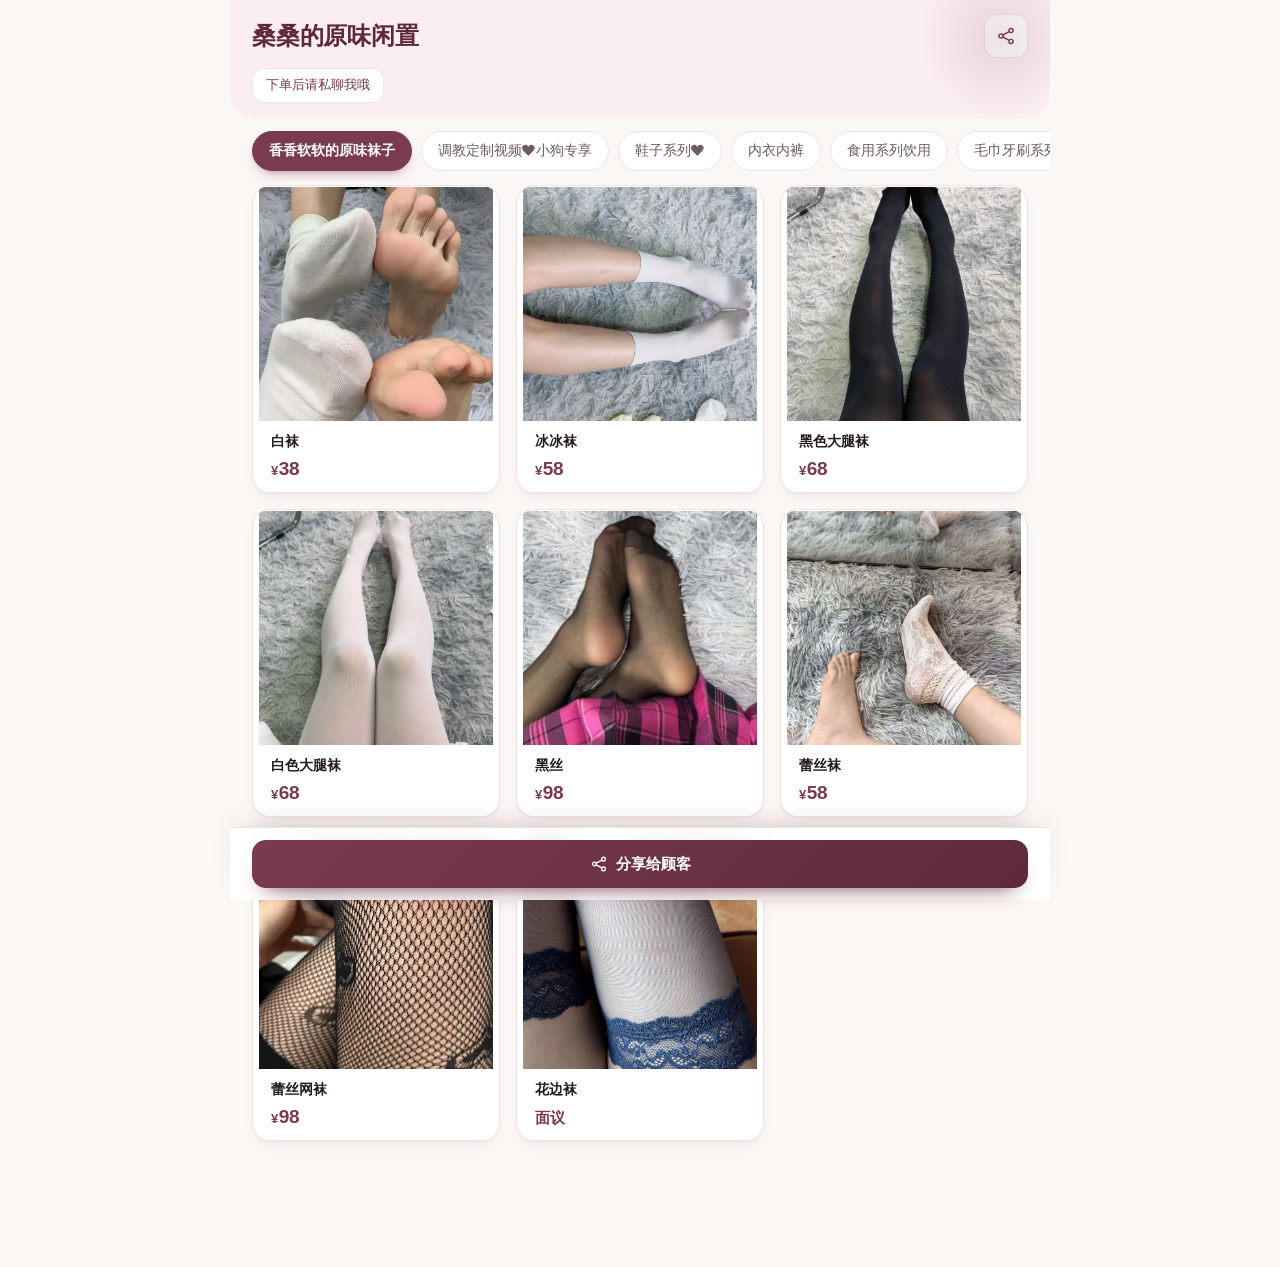
<file: index.html>
<!doctype html>
<html lang="zh-CN">
<head>
<meta charset="utf-8">
<meta name="viewport" content="width=device-width,initial-scale=1,viewport-fit=cover">
<meta name="theme-color" content="#FBF7F5">
<meta name="format-detection" content="telephone=no">
<title>店铺菜单</title>
<link rel="stylesheet" href="style.css">
</head>
<body>
<div id="app" class="app">

  <header class="shop-head">
    <div class="head-row">
      <h1 id="storeName" class="shop-name">店铺菜单</h1>
      <button id="shareBtn" class="icon-btn" type="button" aria-label="分享菜单">
        <svg viewBox="0 0 24 24" aria-hidden="true"><use href="#i-share"/></svg>
      </button>
    </div>
    <p id="storeNotice" class="shop-notice" hidden></p>
  </header>

  <nav id="categoryBar" class="cat-bar" aria-label="商品分类"></nav>

  <main class="stage">
    <div id="skeleton" class="skeleton">
      <div class="sk-grid">
        <div class="sk-card"><div class="sk-img"></div><div class="sk-body"><div class="sk-line w70"></div><div class="sk-line w45"></div></div></div>
        <div class="sk-card"><div class="sk-img"></div><div class="sk-body"><div class="sk-line w70"></div><div class="sk-line w45"></div></div></div>
        <div class="sk-card"><div class="sk-img"></div><div class="sk-body"><div class="sk-line w70"></div><div class="sk-line w45"></div></div></div>
        <div class="sk-card"><div class="sk-img"></div><div class="sk-body"><div class="sk-line w70"></div><div class="sk-line w45"></div></div></div>
      </div>
    </div>

    <div id="products" class="grid" hidden></div>

    <div id="moreWrap" class="more-wrap" hidden>
      <button id="moreBtn" class="more-btn" type="button">看更多</button>
    </div>

    <div id="tipEmpty" class="tip" hidden>
      <div class="tip-ico"><svg viewBox="0 0 24 24" aria-hidden="true"><use href="#i-box"/></svg></div>
      <p class="tip-title">这个分类还没有上新</p>
      <p class="tip-desc">换个分类看看，或者等我上新。</p>
    </div>

    <div id="tipError" class="tip" hidden>
      <div class="tip-ico soft"><svg viewBox="0 0 24 24" aria-hidden="true"><use href="#i-wifi"/></svg></div>
      <p class="tip-title">菜单没加载出来</p>
      <p class="tip-desc">网络不太顺，等一下再试。</p>
      <button id="retryBtn" class="btn solid btn-inline" type="button">
        <svg viewBox="0 0 24 24" aria-hidden="true"><use href="#i-retry"/></svg>重新加载
      </button>
    </div>
  </main>

  <div class="action-bar">
    <button id="shareBarBtn" class="btn solid" type="button">
      <svg viewBox="0 0 24 24" aria-hidden="true"><use href="#i-share"/></svg>分享给顾客
    </button>
    <button id="topBtn" class="btn ghost" type="button" hidden>回到顶部</button>
  </div>

  <div id="sheet" class="sheet" hidden>
    <div id="sheetMask" class="sheet-mask"></div>
    <div class="sheet-panel" role="dialog" aria-modal="true" aria-labelledby="sheetName">
      <div class="sheet-grip"></div>
      <button id="sheetClose" class="sheet-close" type="button" aria-label="关闭">
        <svg viewBox="0 0 24 24" aria-hidden="true"><use href="#i-close"/></svg>
      </button>
      <div class="sheet-scroll">
        <div id="sheetImage" class="sheet-image"></div>
        <div class="sheet-body">
          <h2 id="sheetName" class="sheet-name"></h2>
          <div id="sheetPrice" class="sheet-price"></div>
          <div id="sheetTags" class="sheet-tags" hidden></div>
          <p id="sheetDesc" class="sheet-desc" hidden></p>
        </div>
      </div>
      <div class="sheet-actions">
        <button id="sheetShare" class="btn solid" type="button">
          <svg viewBox="0 0 24 24" aria-hidden="true"><use href="#i-share"/></svg>分享这个商品
        </button>
        <button id="sheetCloseBtn" class="btn ghost" type="button">关闭</button>
      </div>
    </div>
  </div>

  <div id="toast" class="toast" hidden></div>

</div>

<svg class="sprite" xmlns="http://www.w3.org/2000/svg" aria-hidden="true" focusable="false">
  <symbol id="i-share" viewBox="0 0 24 24" fill="none" stroke="currentColor" stroke-width="1.7" stroke-linecap="round" stroke-linejoin="round">
    <circle cx="18" cy="5.5" r="2.5"/><circle cx="6" cy="12" r="2.5"/><circle cx="18" cy="18.5" r="2.5"/>
    <path d="m8.2 10.8 7.6-4"/><path d="m8.2 13.2 7.6 4"/>
  </symbol>
  <symbol id="i-close" viewBox="0 0 24 24" fill="none" stroke="currentColor" stroke-width="2" stroke-linecap="round">
    <path d="M6 6l12 12M18 6 6 18"/>
  </symbol>
  <symbol id="i-box" viewBox="0 0 24 24" fill="none" stroke="currentColor" stroke-width="1.5" stroke-linecap="round" stroke-linejoin="round">
    <path d="M3.5 8.5 12 4l8.5 4.5v7L12 20l-8.5-4.5z"/>
    <path d="M3.5 8.5 12 13l8.5-4.5M12 13v7"/>
  </symbol>
  <symbol id="i-wifi" viewBox="0 0 24 24" fill="none" stroke="currentColor" stroke-width="2" stroke-linecap="round">
    <path d="M3 9.5a13 13 0 0 1 18 0"/><path d="M6.5 13a8 8 0 0 1 11 0"/><path d="M10 16.5a3 3 0 0 1 4 0"/>
  </symbol>
  <symbol id="i-retry" viewBox="0 0 24 24" fill="none" stroke="currentColor" stroke-width="1.7" stroke-linecap="round" stroke-linejoin="round">
    <path d="M20 12a8 8 0 1 1-2.4-5.7"/><path d="M20.5 3.5v5h-5"/>
  </symbol>
  <symbol id="i-copy" viewBox="0 0 24 24" fill="none" stroke="currentColor" stroke-width="1.7" stroke-linecap="round" stroke-linejoin="round">
    <rect x="9" y="9" width="11" height="11" rx="2.6"/><path d="M15 5.5A2.5 2.5 0 0 0 12.5 3H6.5A2.5 2.5 0 0 0 4 5.5v6A2.5 2.5 0 0 0 6.5 14"/>
  </symbol>
  <symbol id="i-sock" viewBox="0 0 24 24" fill="none" stroke="currentColor" stroke-width="1.5" stroke-linecap="round" stroke-linejoin="round">
    <path d="M9 3h6v7c0 2.5 1.6 4 3.4 5.2 1 .7 1.6 1.6 1.6 2.6 0 1.8-1.5 3.2-3.3 3.2h-2.4c-2.6 0-4.8-2-4.8-4.6 0-1.6.7-3 1.8-4.2C12 11.1 13 9.6 13 8V3"/>
    <path d="M9 6.5h6"/>
  </symbol>
  <symbol id="i-shoe" viewBox="0 0 24 24" fill="none" stroke="currentColor" stroke-width="1.5" stroke-linecap="round" stroke-linejoin="round">
    <path d="M2 17h13.5c1.6 0 3-.9 3.7-2.2L21 12l-4.4-.9-2.2-2.6-3.1 1.3L7 11 4 12.2z"/>
    <path d="M2 17v-3.6"/><path d="M9.5 9.8 11 12"/>
  </symbol>
  <symbol id="i-video" viewBox="0 0 24 24" fill="none" stroke="currentColor" stroke-width="1.5" stroke-linecap="round" stroke-linejoin="round">
    <rect x="2.5" y="5" width="14" height="14" rx="3.5"/>
    <path d="M16.5 11.2 21 8.4v7.2l-4.5-2.8z"/><path d="M7.5 10.5v3"/>
  </symbol>
</svg>

<script src="app.js"></script>
</body>
</html>
</file>
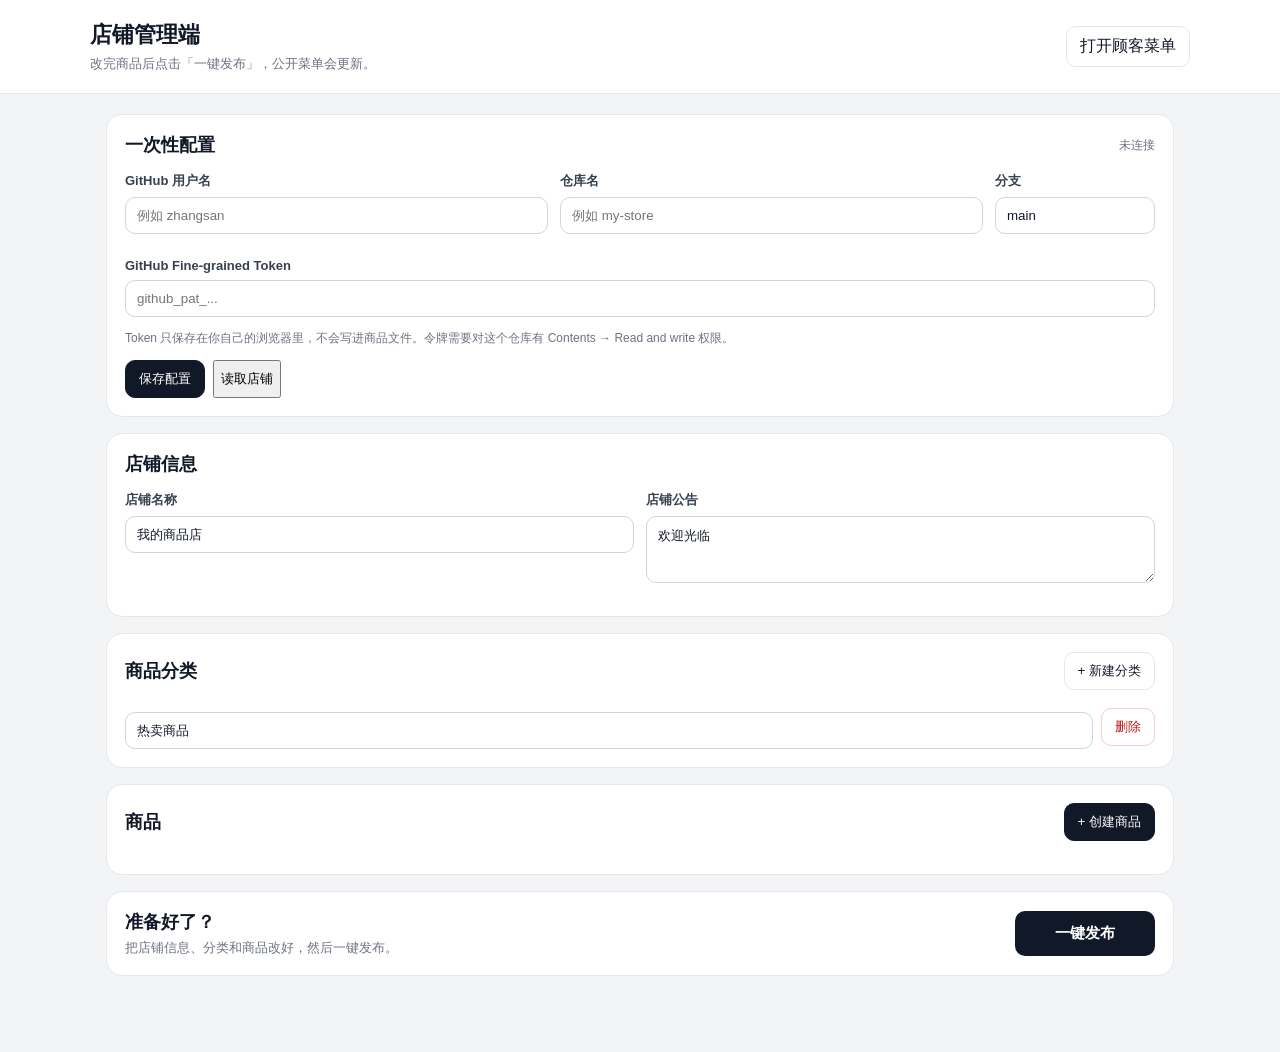
<file: admin.html>
<!doctype html>
<html lang="zh-CN">
<head>
  <meta charset="utf-8">
  <meta name="viewport" content="width=device-width,initial-scale=1,viewport-fit=cover">
  <title>店铺管理端</title>
  <link rel="stylesheet" href="admin.css">
</head>
<body>
<header class="top"><div><h1>店铺管理端</h1><p>改完商品后点击「一键发布」，公开菜单会更新。</p></div><a id="siteLink" class="ghost" target="_blank" rel="noreferrer">打开顾客菜单</a></header>
<main class="wrap">
  <section class="panel setup">
    <div class="panel-title"><h2>一次性配置</h2><span id="status" class="status">未连接</span></div>
    <div class="grid three">
      <label>GitHub 用户名<input id="owner" placeholder="例如 zhangsan"></label>
      <label>仓库名<input id="repo" placeholder="例如 my-store"></label>
      <label>分支<input id="branch" value="main"></label>
    </div>
    <label>GitHub Fine-grained Token <input id="token" type="password" placeholder="github_pat_..."></label>
    <div class="hint">Token 只保存在你自己的浏览器里，不会写进商品文件。令牌需要对这个仓库有 Contents → Read and write 权限。</div>
    <div class="actions"><button id="saveConfig" class="primary">保存配置</button><button id="loadRemote">读取店铺</button></div>
  </section>

  <section class="panel">
    <div class="panel-title"><h2>店铺信息</h2></div>
    <div class="grid two"><label>店铺名称<input id="storeName"></label><label>店铺公告<textarea id="notice" rows="3"></textarea></label></div>
  </section>

  <section class="panel">
    <div class="panel-title"><h2>商品分类</h2><button id="addCategory" class="secondary">+ 新建分类</button></div>
    <div id="categoryList" class="category-list"></div>
  </section>

  <section class="panel">
    <div class="panel-title"><h2>商品</h2><button id="addProduct" class="primary">+ 创建商品</button></div>
    <div id="productList" class="product-list"></div>
  </section>

  <section class="publish panel">
    <div><h2>准备好了？</h2><p id="publishText">把店铺信息、分类和商品改好，然后一键发布。</p></div>
    <button id="publish" class="publish-btn">一键发布</button>
  </section>
</main>

<template id="productTemplate">
  <article class="product-edit">
    <div class="product-head"><strong class="product-index"></strong><div class="head-actions"><button class="secondary move-top" type="button">置顶</button><button class="danger delete-product" type="button">删除</button></div></div>
    <div class="grid two"><label>商品名称<input class="p-name"></label><label>价格（元）<input class="p-price" type="number" min="0" step="0.01"></label></div>
    <label>所属分类<select class="p-category"></select></label>
    <label>商品介绍<textarea class="p-desc" rows="3" placeholder="例如：规格、卖点、说明"></textarea></label>
    <label>商品图片 <input class="p-images" type="file" accept="image/*" multiple></label>
    <div class="image-row"></div>
    <label class="switch"><input class="p-visible" type="checkbox"><span>在顾客菜单中显示</span></label>
  </article>
</template>

<div id="toast" class="toast" hidden></div>
<script src="admin.js"></script>
</body>
</html>
</file>
<file: style.css>
/* ============================================================
   店铺菜单 · 手机端样式
   1) 变量与基础  2) 招牌与分类  3) 商品卡  4) 详情抽屉
   5) 操作条与提示  6) 骨架屏与空态  7) 小屏与安全区
   ============================================================ */

:root {
  --brand: #7A3B4E;
  --brand-deep: #5E2A3A;
  --brand-soft: #F3E4E6;
  --brand-tint: #FBEEF0;
  --bg: #FBF7F5;
  --card: #FFFFFF;
  --ink: #241A1C;
  --ink-2: #6E5A5F;
  --ink-3: #A08C90;
  --line: #EFE2E0;
  --sk-a: #F1E9E7;
  --sk-b: #F9F4F2;
  --shadow-card: 0 1px 2px rgba(94,42,58,.04), 0 8px 20px -12px rgba(94,42,58,.16);
  --head-h: 0px;
  --bar-h: 78px;
  --radius-card: 18px;
  --radius-btn: 14px;
}

* { box-sizing: border-box; }

html { -webkit-text-size-adjust: 100%; }

body {
  margin: 0;
  background: var(--bg);
  color: var(--ink);
  font-family: -apple-system, BlinkMacSystemFont, "PingFang SC", "Segoe UI", "Microsoft YaHei", sans-serif;
  font-size: 15px;
  line-height: 1.5;
  -webkit-font-smoothing: antialiased;
  -webkit-tap-highlight-color: transparent;
  overflow-x: hidden;
}

button { font: inherit; color: inherit; border: 0; background: none; cursor: pointer; text-align: inherit; }
svg { display: block; }
.sprite { position: absolute; width: 0; height: 0; overflow: hidden; }
[hidden] { display: none !important; }

.app {
  max-width: 820px;
  margin: 0 auto;
  min-height: 100vh;
  min-height: 100dvh;
  padding-bottom: calc(var(--bar-h) + 18px);
  background: var(--bg);
}

/* ---------- 招牌 ---------- */

.shop-head {
  position: sticky;
  top: 0;
  z-index: 20;
  padding: calc(14px + env(safe-area-inset-top)) 18px 16px;
  background: var(--brand-tint);
  border-radius: 0 0 22px 22px;
  overflow: hidden;
}
.shop-head::after {
  content: "";
  position: absolute;
  right: -34px; top: -46px;
  width: 168px; height: 168px;
  border-radius: 50%;
  background: radial-gradient(circle, rgba(122,59,78,.15), rgba(122,59,78,0) 68%);
  pointer-events: none;
}
.head-row {
  position: relative;
  display: flex;
  align-items: center;
  justify-content: space-between;
  gap: 12px;
}
.shop-name {
  margin: 0;
  min-width: 0;
  font-size: 21px;
  font-weight: 800;
  letter-spacing: -.2px;
  color: var(--brand-deep);
  overflow: hidden;
  text-overflow: ellipsis;
  white-space: nowrap;
}
.icon-btn {
  flex: 0 0 auto;
  width: 44px; height: 44px;
  display: flex; align-items: center; justify-content: center;
  border-radius: 13px;
  background: #fff;
  border: 1px solid rgba(122,59,78,.13);
  color: var(--brand);
  transition: transform .15s ease;
}
.icon-btn svg { width: 20px; height: 20px; }
.icon-btn:active { transform: scale(.94); }

.shop-notice {
  position: relative;
  margin: 10px 0 0;
  display: inline-flex;
  align-items: flex-start;
  gap: 7px;
  max-width: 100%;
  padding: 7px 13px;
  border-radius: 12px;
  background: #fff;
  border: 1px solid rgba(122,59,78,.12);
  color: var(--brand);
  font-size: 12.5px;
  line-height: 1.5;
  white-space: pre-wrap;
  word-break: break-word;
}

/* ---------- 分类 ---------- */

.cat-bar {
  position: sticky;
  top: var(--head-h, 0px);
  z-index: 19;
  display: flex;
  gap: 9px;
  padding: 12px 18px 14px;
  background: linear-gradient(180deg, var(--bg) 0%, var(--bg) 78%, rgba(251,247,245,0) 100%);
  overflow-x: auto;
  overflow-y: hidden;
  scrollbar-width: none;
  -webkit-overflow-scrolling: touch;
}
.cat-bar::-webkit-scrollbar { display: none; }

.cat {
  flex: 0 0 auto;
  max-width: 62vw;
  padding: 9px 16px;
  border-radius: 999px;
  background: #fff;
  border: 1px solid var(--line);
  color: var(--ink-2);
  font-size: 13.5px;
  font-weight: 500;
  overflow: hidden;
  text-overflow: ellipsis;
  white-space: nowrap;
  transition: background .18s ease, color .18s ease, border-color .18s ease;
}
.cat.on {
  background: var(--brand);
  border-color: var(--brand);
  color: #fff;
  font-weight: 600;
  box-shadow: 0 6px 14px -8px rgba(122,59,78,.9);
}

/* ---------- 商品网格 ---------- */

.stage { position: relative; }

.grid {
  display: grid;
  grid-template-columns: repeat(2, minmax(0, 1fr));
  gap: 12px;
  padding: 0 18px 8px;
}
.grid::after { content: ""; grid-column: 1 / -1; height: 6px; }

.card {
  display: flex;
  flex-direction: column;
  background: var(--card);
  border: 1px solid rgba(239,226,224,.9);
  border-radius: var(--radius-card);
  overflow: hidden;
  box-shadow: var(--shadow-card);
  text-align: left;
  transition: transform .15s ease;
}
.card:active { transform: scale(.985); }

.card-media {
  position: relative;
  width: 100%;
  aspect-ratio: 1 / 1;
  background: linear-gradient(145deg, #F6EFED, #EFE4E2);
  overflow: hidden;
}
.card-media img {
  width: 100%; height: 100%;
  object-fit: cover;
  display: block;
}
.card-media.is-failed img { display: none; }
.card-media .ph {
  position: absolute;
  inset: 0;
  display: flex; align-items: center; justify-content: center;
  color: rgba(122,59,78,.34);
}
.card-media .ph svg { width: 44px; height: 44px; }
.card-media:not(.is-failed) .ph { display: none; }

.card-body { padding: 11px 12px 13px; }
.card-name {
  margin: 0;
  font-size: 14px;
  font-weight: 600;
  color: var(--ink);
  line-height: 1.35;
  overflow: hidden;
  text-overflow: ellipsis;
  white-space: nowrap;
}
.card-price {
  margin-top: 8px;
  font-size: 19px;
  font-weight: 800;
  line-height: 1;
  letter-spacing: -.4px;
  color: var(--brand);
}
.card-price small { font-size: 13px; font-weight: 700; margin-right: 1px; }
.card-price .ask { font-size: 15px; letter-spacing: 0; }

/* ---------- 看更多 ---------- */

.more-wrap { padding: 14px 18px 6px; display: flex; justify-content: center; }
.more-btn {
  height: 44px;
  padding: 0 26px;
  border-radius: 999px;
  background: #fff;
  border: 1px solid var(--line);
  color: var(--brand);
  font-size: 14px;
  font-weight: 600;
}
.more-btn:active { background: var(--brand-tint); }

/* ---------- 详情抽屉 ---------- */

.sheet { position: fixed; inset: 0; z-index: 40; }
.sheet-mask {
  position: absolute; inset: 0;
  background: rgba(30,20,22,.44);
  opacity: 0;
  transition: opacity .22s ease;
}
.sheet.is-open .sheet-mask { opacity: 1; }

.sheet-panel {
  position: absolute;
  left: 0; right: 0; bottom: 0;
  max-height: 90vh;
  max-height: 90dvh;
  display: flex;
  flex-direction: column;
  background: #fff;
  border-radius: 26px 26px 0 0;
  box-shadow: 0 -20px 50px -22px rgba(36,26,28,.5);
  transform: translateY(100%);
  transition: transform .28s cubic-bezier(.22,.7,.28,1);
}
.sheet.is-open .sheet-panel { transform: translateY(0); }

.sheet-grip { padding: 10px 0 6px; display: flex; justify-content: center; flex: 0 0 auto; }
.sheet-grip::before { content: ""; width: 42px; height: 4px; border-radius: 99px; background: #E7DAD8; }

.sheet-close {
  position: absolute;
  right: 16px; top: 12px;
  z-index: 3;
  width: 34px; height: 34px;
  display: flex; align-items: center; justify-content: center;
  border-radius: 50%;
  background: #F5EDEC;
  color: var(--brand);
}
.sheet-close svg { width: 17px; height: 17px; }

.sheet-scroll { flex: 1 1 auto; overflow-y: auto; -webkit-overflow-scrolling: touch; }

.sheet-image {
  position: relative;
  display: flex; align-items: center; justify-content: center;
  max-height: 52vh;
  margin: 0 16px;
  border-radius: 18px;
  background: linear-gradient(145deg, #F7F0EE, #EFE3E1);
  overflow: hidden;
}
.sheet-image img {
  width: 100%;
  max-height: 52vh;
  object-fit: contain;
  display: block;
  border-radius: 18px;
}
.sheet-image.is-failed img { display: none; }
.sheet-image .ph {
  position: absolute; inset: 0;
  display: flex; align-items: center; justify-content: center;
  min-height: 180px;
  color: rgba(122,59,78,.3);
}
.sheet-image .ph svg { width: 52px; height: 52px; }
.sheet-image:not(.is-failed) .ph { display: none; }

.sheet-body { padding: 16px 20px 0; }
.sheet-name {
  margin: 0;
  font-size: 20px;
  font-weight: 800;
  line-height: 1.35;
  color: var(--ink);
  word-break: break-word;
}
.sheet-price {
  margin-top: 8px;
  font-size: 25px;
  font-weight: 800;
  line-height: 1.1;
  letter-spacing: -.6px;
  color: var(--brand);
}
.sheet-price small { font-size: 15px; font-weight: 700; margin-right: 2px; }
.sheet-price .ask { font-size: 20px; letter-spacing: 0; }

.sheet-tags { margin-top: 14px; display: flex; flex-wrap: wrap; gap: 8px; }
.tag {
  padding: 6px 10px;
  border-radius: 9px;
  background: #FAF6F5;
  border: 1px solid var(--line);
  color: var(--ink-2);
  font-size: 12px;
}
.sheet-desc {
  margin: 14px 0 0;
  padding-top: 14px;
  border-top: 1px solid var(--line);
  color: #5A4A4D;
  font-size: 13.5px;
  line-height: 1.75;
  white-space: pre-wrap;
  word-break: break-word;
}

.sheet-actions {
  flex: 0 0 auto;
  display: flex;
  gap: 10px;
  padding: 16px 20px calc(18px + env(safe-area-inset-bottom));
  background: #fff;
}
.sheet-actions .btn { flex: 1 1 0; }
.sheet-actions .btn.ghost { flex: 0 0 34%; }

/* ---------- 按钮 ---------- */

.btn {
  min-height: 48px;
  display: flex; align-items: center; justify-content: center;
  gap: 8px;
  border-radius: var(--radius-btn);
  font-size: 15px;
  font-weight: 700;
  transition: transform .15s ease;
}
.btn svg { width: 18px; height: 18px; }
.btn.solid {
  background: linear-gradient(135deg, var(--brand) 0%, var(--brand-deep) 100%);
  color: #fff;
  box-shadow: 0 12px 22px -14px rgba(94,42,58,1);
}
.btn.ghost { background: #fff; border: 1px solid var(--line); color: var(--ink-2); }
.btn:active { transform: scale(.975); }
.btn-inline { padding: 0 22px; margin-top: 4px; }

/* ---------- 底部操作条 ---------- */

.action-bar {
  position: fixed;
  left: 0; right: 0; bottom: 0;
  z-index: 30;
  display: flex;
  gap: 10px;
  max-width: 820px;
  margin: 0 auto;
  padding: 10px 18px calc(10px + env(safe-area-inset-bottom));
  background: rgba(255,255,255,.94);
  -webkit-backdrop-filter: blur(16px);
  backdrop-filter: blur(16px);
  box-shadow: 0 -1px 0 var(--line), 0 -12px 30px -20px rgba(94,42,58,.5);
}
.action-bar .btn.solid { flex: 1 1 auto; }
.action-bar .btn.ghost { flex: 0 0 auto; padding: 0 16px; font-size: 14px; }

/* ---------- 轻提示 ---------- */

.toast {
  position: fixed;
  left: 50%;
  bottom: calc(var(--bar-h) + 26px + env(safe-area-inset-bottom));
  transform: translateX(-50%) translateY(6px);
  z-index: 60;
  display: flex; align-items: center; gap: 8px;
  max-width: 86vw;
  padding: 11px 18px;
  border-radius: 12px;
  background: rgba(36,26,28,.9);
  color: #fff;
  font-size: 13px;
  font-weight: 600;
  opacity: 0;
  pointer-events: none;
  transition: opacity .2s ease, transform .2s ease;
}
.toast.is-on { opacity: 1; transform: translateX(-50%) translateY(0); }
.toast svg { width: 15px; height: 15px; }

/* ---------- 空态 / 失败态 ---------- */

.tip {
  display: flex;
  flex-direction: column;
  align-items: center;
  gap: 10px;
  padding: 54px 28px 40px;
  text-align: center;
}
.tip-ico {
  width: 78px; height: 78px;
  display: flex; align-items: center; justify-content: center;
  border-radius: 50%;
  background: #fff;
  border: 1px solid var(--line);
  color: #E2C9CF;
  margin-bottom: 4px;
}
.tip-ico svg { width: 34px; height: 34px; }
.tip-ico.soft { color: #C99BA5; }
.tip-title { margin: 0; font-size: 15.5px; font-weight: 700; color: var(--ink); }
.tip-desc { margin: 0; font-size: 13px; color: var(--ink-3); line-height: 1.7; }

/* ---------- 骨架屏 ---------- */

.skeleton { padding: 6px 18px 0; }
.sk-grid { display: grid; grid-template-columns: repeat(2, minmax(0, 1fr)); gap: 12px; }
.sk-card {
  background: #fff;
  border: 1px solid rgba(239,226,224,.9);
  border-radius: var(--radius-card);
  overflow: hidden;
  box-shadow: var(--shadow-card);
}
.sk-img { width: 100%; aspect-ratio: 1 / 1; }
.sk-body { padding: 12px; }
.sk-line { height: 12px; border-radius: 6px; }
.sk-line + .sk-line { margin-top: 10px; }
.sk-line.w70 { width: 70%; }
.sk-line.w45 { width: 45%; height: 16px; }
.sk-img, .sk-line {
  background: linear-gradient(90deg, var(--sk-a) 25%, var(--sk-b) 37%, var(--sk-a) 63%);
  background-size: 400% 100%;
  animation: sk 1.35s ease-in-out infinite;
}
@keyframes sk { 0% { background-position: 100% 50%; } 100% { background-position: 0 50%; } }
@media (prefers-reduced-motion: reduce) {
  .sk-img, .sk-line { animation: none; }
  .sheet-panel, .sheet-mask, .toast { transition: none; }
}

/* ---------- 宽屏（平板 / 电脑） ---------- */

@media (min-width: 720px) {
  .grid { grid-template-columns: repeat(3, minmax(0, 1fr)); gap: 16px; padding: 0 22px 8px; }
  .shop-head { padding-left: 22px; padding-right: 22px; border-radius: 0 0 26px 26px; }
  .shop-name { font-size: 24px; }
  .cat-bar { padding-left: 22px; padding-right: 22px; }
  .skeleton { padding: 6px 22px 0; }
  .sk-grid { grid-template-columns: repeat(3, minmax(0, 1fr)); gap: 16px; }
  .action-bar { padding: 12px 22px calc(12px + env(safe-area-inset-bottom)); }
  .sheet-panel {
    left: 50%;
    bottom: 0;
    width: min(560px, 100%);
    transform: translate(-50%, 100%);
    border-radius: 26px 26px 0 0;
  }
  .sheet.is-open .sheet-panel { transform: translate(-50%, 0); }
  .sheet-image { max-height: 46vh; margin: 0 20px; }
  .sheet-image img { max-height: 46vh; }
}

/* ---------- 小屏（窄手机 / 微信内置浏览器） ---------- */

@media (max-width: 359px) {
  .shop-head { padding-left: 14px; padding-right: 14px; }
  .shop-name { font-size: 19px; }
  .cat-bar { padding-left: 14px; padding-right: 14px; gap: 8px; }
  .cat { padding: 8px 12px; font-size: 12.5px; max-width: 64vw; }
  .grid { gap: 9px; padding: 0 14px 8px; }
  .card-media { aspect-ratio: 3 / 4; }
  .card-body { padding: 9px 10px 11px; }
  .card-name { font-size: 12.5px; }
  .card-price { font-size: 16px; margin-top: 6px; }
  .card-price small { font-size: 11px; }
  .action-bar { padding-left: 14px; padding-right: 14px; }
  .action-bar .btn.solid { font-size: 14px; }
  .skeleton { padding: 6px 14px 0; }
  .sk-grid { gap: 9px; }
}

/* ---------- 横屏矮屏 ---------- */

@media (max-height: 500px) and (orientation: landscape) {
  .shop-head { padding-top: calc(8px + env(safe-area-inset-top)); padding-bottom: 10px; }
  .sheet-panel { max-height: 94vh; }
  .sheet-image { max-height: 40vh; }
  .sheet-image img { max-height: 40vh; }
}
</file>
<file: admin.css>
:root{--bg:#f3f4f6;--panel:#fff;--text:#111827;--muted:#6b7280;--line:#e5e7eb;--accent:#111827;--danger:#b91c1c;--green:#166534;}
*{box-sizing:border-box}body{margin:0;background:var(--bg);color:var(--text);font-family:-apple-system,BlinkMacSystemFont,"Segoe UI","PingFang SC","Microsoft YaHei",sans-serif}.top{padding:20px max(18px,calc((100vw - 1100px)/2));background:#fff;border-bottom:1px solid var(--line);display:flex;justify-content:space-between;align-items:center;gap:16px;position:sticky;top:0;z-index:10}.top h1{margin:0;font-size:22px}.top p{margin:5px 0 0;color:var(--muted);font-size:13px}.wrap{max-width:1100px;margin:20px auto;padding:0 16px 40px}.panel{background:var(--panel);border:1px solid var(--line);border-radius:16px;padding:18px;margin-bottom:16px}.panel-title{display:flex;justify-content:space-between;align-items:center;gap:12px;margin-bottom:15px}.panel-title h2,.publish h2{font-size:18px;margin:0}.grid{display:grid;gap:12px}.grid.two{grid-template-columns:1fr 1fr}.grid.three{grid-template-columns:1fr 1fr 160px}.setup .grid.three{margin-bottom:12px}label{display:block;font-size:13px;font-weight:600;color:#374151;margin-bottom:12px}input,textarea,select{width:100%;margin-top:7px;border:1px solid #d1d5db;border-radius:10px;padding:10px 11px;background:#fff;color:var(--text);outline:none}input:focus,textarea:focus,select:focus{border-color:#6b7280;box-shadow:0 0 0 3px #f3f4f6}.hint{font-size:12px;color:var(--muted);line-height:1.6}.actions,.head-actions{display:flex;gap:8px;margin-top:12px}.primary,.secondary,.danger,.ghost,.publish-btn{border-radius:10px;padding:9px 13px;cursor:pointer;text-decoration:none;display:inline-flex;align-items:center;justify-content:center}.primary{border:1px solid var(--accent);background:var(--accent);color:#fff}.secondary,.ghost{border:1px solid var(--line);background:#fff;color:var(--text)}.danger{border:1px solid #fecaca;background:#fff;color:var(--danger)}.publish{display:flex;align-items:center;justify-content:space-between;gap:16px}.publish p{margin:5px 0 0;color:var(--muted);font-size:13px}.publish-btn{min-width:140px;border:0;background:#111827;color:#fff;font-size:15px;font-weight:700;padding:13px 20px}.status{font-size:12px;color:var(--muted)}.status.ok{color:var(--green)}.category-list{display:flex;flex-direction:column;gap:8px}.category-item{display:grid;grid-template-columns:1fr auto;gap:8px;align-items:center}.product-list{display:flex;flex-direction:column;gap:12px}.product-edit{border:1px solid var(--line);border-radius:14px;padding:14px}.product-head{display:flex;justify-content:space-between;align-items:center;margin-bottom:10px}.product-edit .grid.two{margin-bottom:0}.image-row{display:flex;flex-wrap:wrap;gap:8px;margin-bottom:12px}.image-chip{position:relative;width:90px;height:90px;border:1px solid var(--line);border-radius:10px;overflow:hidden;background:#f9fafb}.image-chip img{width:100%;height:100%;object-fit:cover}.image-chip button{position:absolute;right:4px;top:4px;width:24px;height:24px;border:0;border-radius:50%;background:rgba(0,0,0,.62);color:#fff;cursor:pointer}.switch{display:flex;align-items:center;gap:8px;margin:0}.switch input{width:auto;margin:0}.toast{position:fixed;right:18px;bottom:18px;max-width:420px;padding:12px 15px;border-radius:12px;background:#111827;color:#fff;box-shadow:0 10px 30px rgba(0,0,0,.16);font-size:13px}.toast.error{background:#991b1b}@media(max-width:760px){.top{position:relative}.grid.two,.grid.three{grid-template-columns:1fr}.publish{align-items:stretch;flex-direction:column}.publish-btn{width:100%}}
</file>
